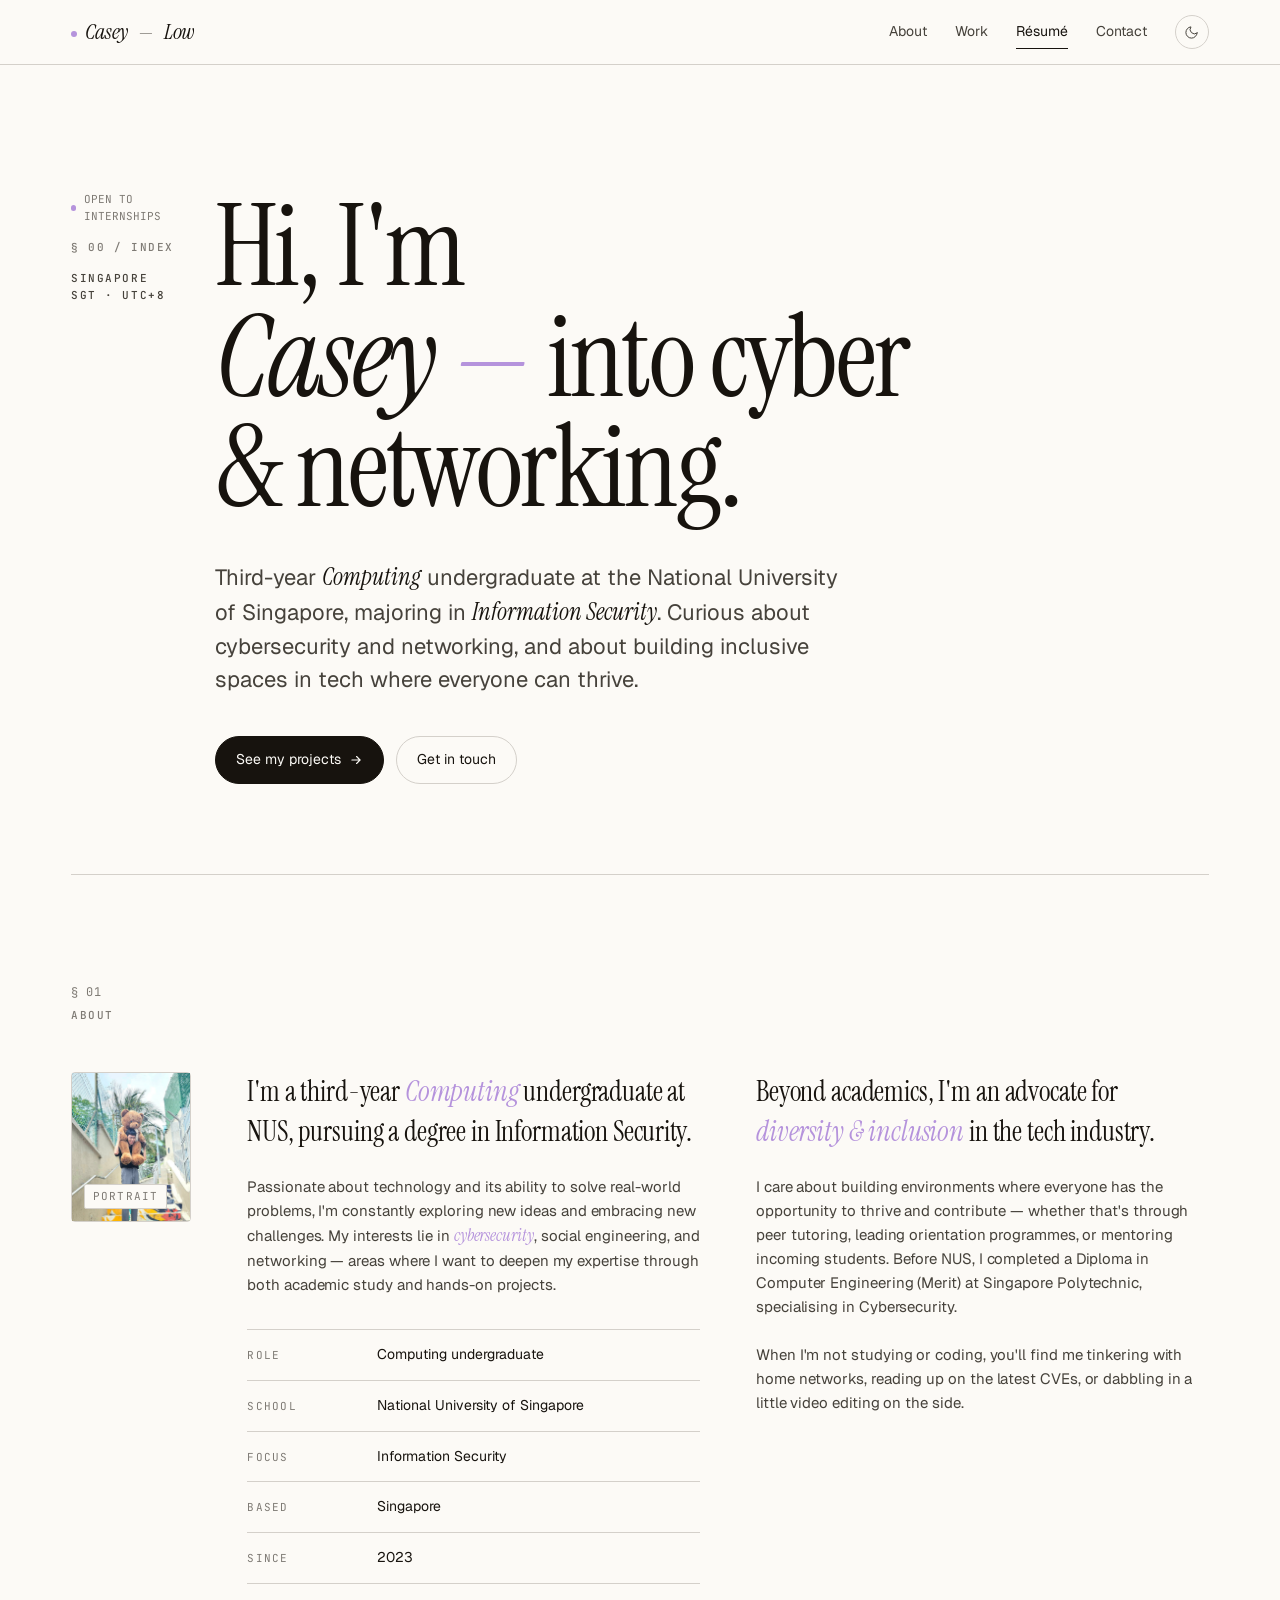
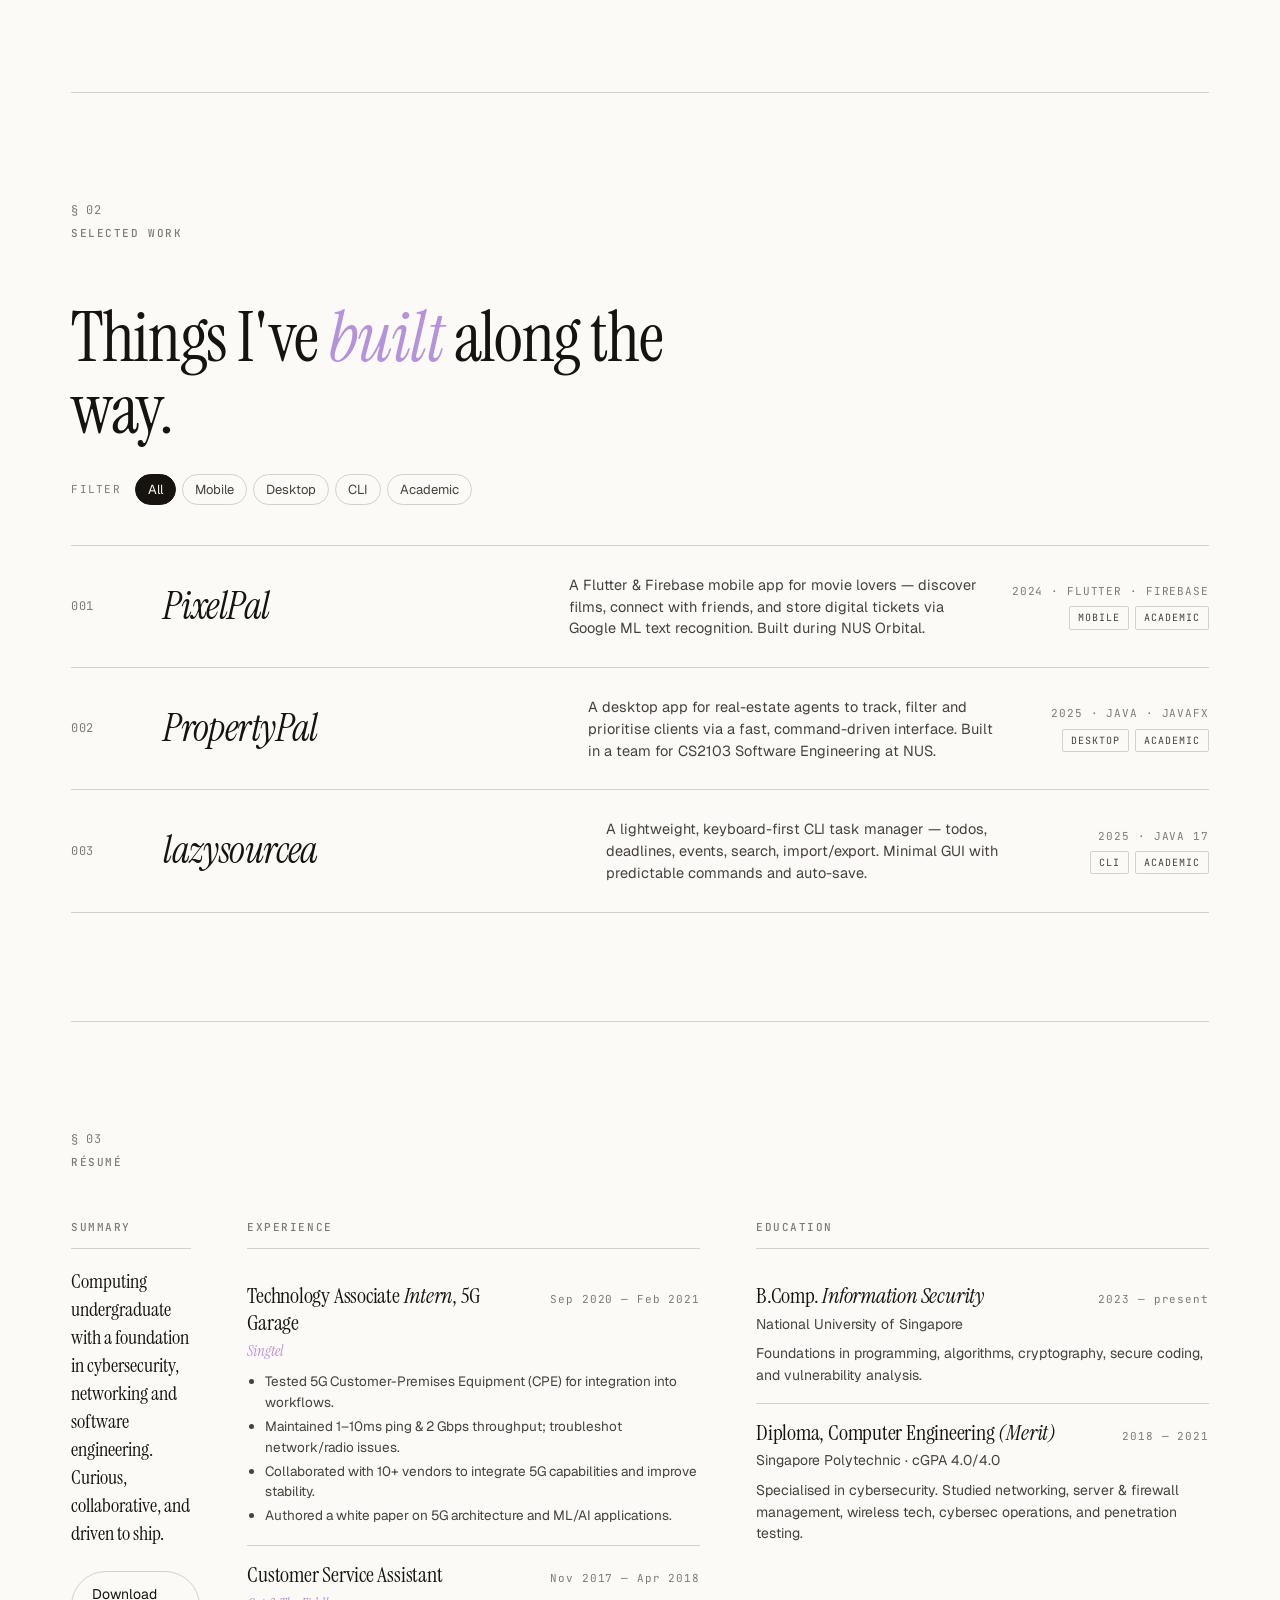
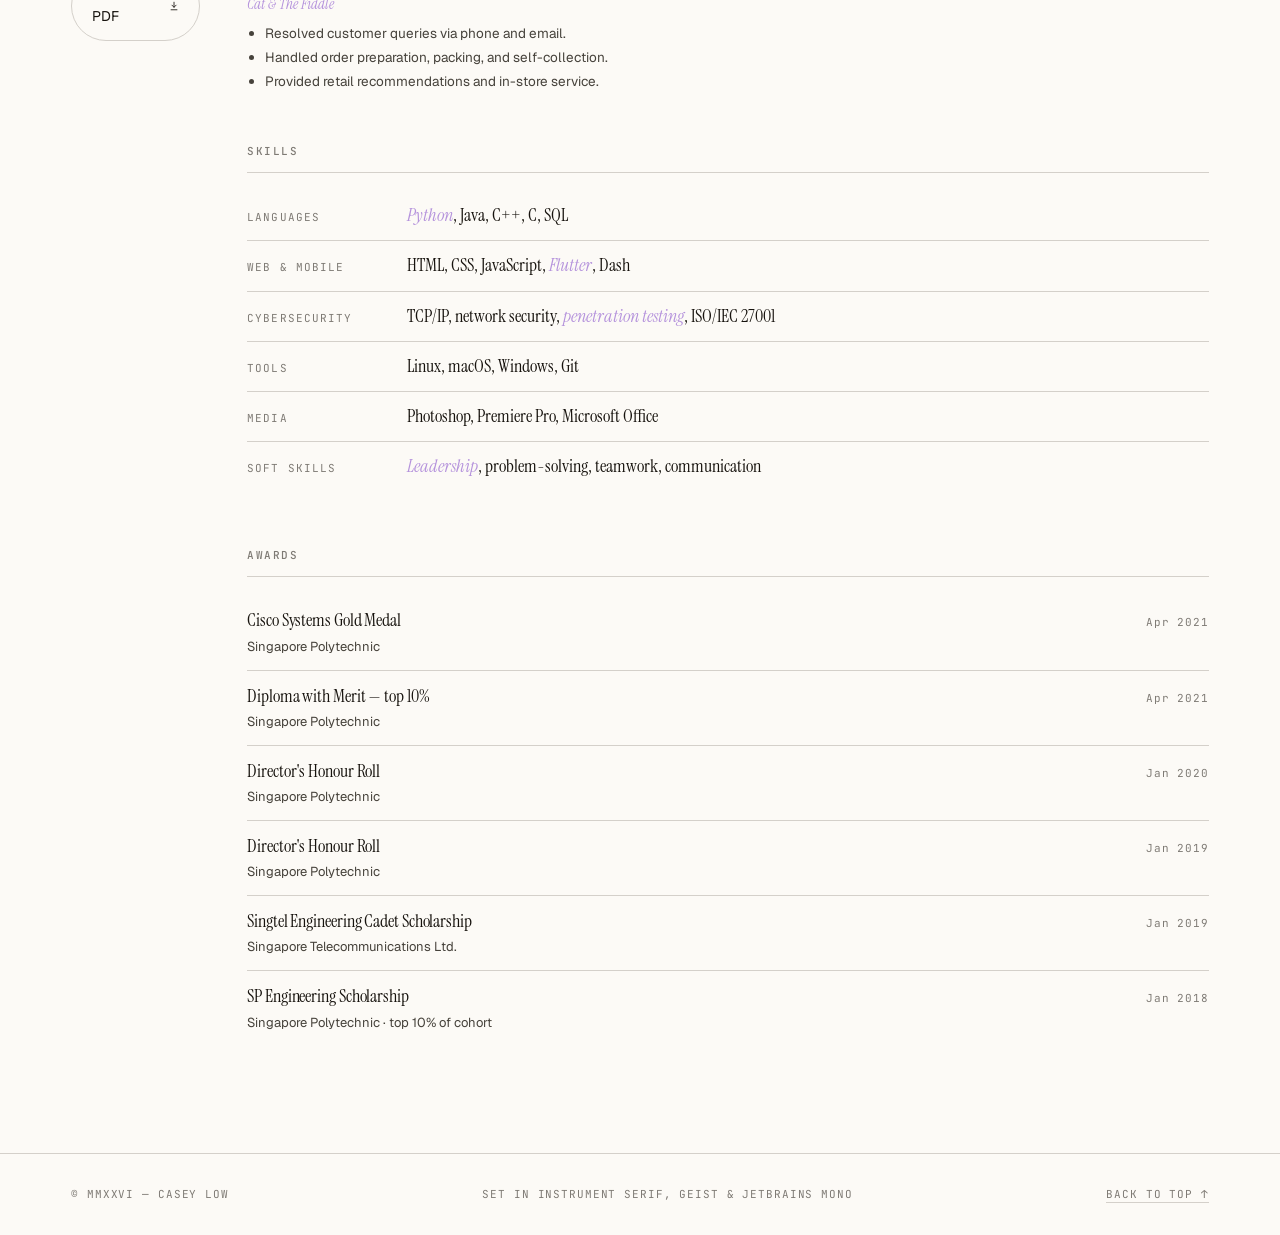
<file: index.html>
<!DOCTYPE html>
<html lang="en">
<head>
    <meta charset="utf-8" />
    <meta name="viewport" content="width=device-width, initial-scale=1" />
    <title>Casey Low — Personal</title>

    <link rel="preconnect" href="https://fonts.googleapis.com">
    <link rel="preconnect" href="https://fonts.gstatic.com" crossorigin>
    <link href="https://fonts.googleapis.com/css2?family=Instrument+Serif:ital@0;1&family=Geist:wght@300;400;500;600&family=JetBrains+Mono:wght@400;500&display=swap" rel="stylesheet">
    <link rel="stylesheet" href="assets/css/styles.css">
</head>
<body>

<nav class="nav">
    <div class="wrap nav-inner">
        <a href="#top" class="mark"><span class="dot"></span>Casey<span style="font-style:normal; color:var(--ink-3); padding:0 2px;">—</span><em style="font-style:italic">Low</em></a>
        <div class="nav-links">
            <a href="#about" data-nav="about">About</a>
            <a href="#work" data-nav="work">Work</a>
            <a href="#cv" data-nav="cv" class="hide-sm">Résumé</a>
            <a href="contact.html" data-nav="contact">Contact</a>
            <button class="theme-btn" id="theme" aria-label="Toggle theme"></button>
        </div>
    </div>
</nav>

<a id="top"></a>

<header class="hero">
    <div class="wrap">
        <div class="hero-grid">
            <div class="hero-meta">
                <div class="dotline"><span class="live-dot"></span>OPEN TO INTERNSHIPS</div>
                <div class="eyebrow">§ 00 / Index</div>
                <div class="eyebrow" style="color:var(--ink-2)">Singapore<br/>SGT · UTC+8</div>
            </div>
            <div>
                <h1 class="reveal">
                    Hi, I'm<br>
                    <span class="it">Casey</span> <span class="ampersand">—</span> into cyber<br>
                    &amp; networking.
                </h1>
                <p class="hero-lede reveal">
                    Third-year <em>Computing</em> undergraduate at the National University of Singapore,
                    majoring in <em>Information Security</em>. Curious about cybersecurity and
                    networking, and about building inclusive spaces in tech where everyone can thrive.
                </p>
                <div class="cta-row reveal">
                    <a href="#work" class="btn">
                        See my projects
                        <svg viewBox="0 0 24 24" fill="none" stroke="currentColor" stroke-width="2" stroke-linecap="round"><path d="M5 12h14M13 6l6 6-6 6"/></svg>
                    </a>
                    <a href="contact.html" class="btn ghost">Get in touch</a>
                </div>
            </div>
        </div>
    </div>
</header>

<div class="wrap"><div class="rule"></div></div>

<section class="section" id="about">
    <div class="wrap">
        <div class="section-head">
            <div>
                <div class="section-num">§ 01</div>
                <div class="eyebrow" style="margin-top:6px">About</div>
            </div>
            <div></div>
        </div>

        <div class="about-grid">
            <div class="about-portrait">
                <img src="images/me.png" alt="Casey Low" style="width:100%; height:100%; object-fit:cover;">
            </div>
            <div class="about-body">
                <p>
                    I'm a third-year <em>Computing</em> undergraduate at NUS, pursuing a degree in
                    Information Security.
                </p>
                <p class="small">
                    Passionate about technology and its ability to solve real-world problems, I'm constantly
                    exploring new ideas and embracing new challenges. My interests lie in <em>cybersecurity</em>,
                    social engineering, and networking — areas where I want to deepen my expertise through
                    both academic study and hands-on projects.
                </p>

                <div class="facts">
                    <dl><dt>Role</dt><dd>Computing undergraduate</dd></dl>
                    <dl><dt>School</dt><dd>National University of Singapore</dd></dl>
                    <dl><dt>Focus</dt><dd>Information Security</dd></dl>
                    <dl><dt>Based</dt><dd>Singapore</dd></dl>
                    <dl><dt>Since</dt><dd>2023</dd></dl>
                </div>
            </div>

            <div class="about-body">
                <p>
                    Beyond academics, I'm an advocate for <em>diversity &amp; inclusion</em> in the tech
                    industry.
                </p>
                <p class="small">
                    I care about building environments where everyone has the opportunity to thrive and
                    contribute — whether that's through peer tutoring, leading orientation programmes, or
                    mentoring incoming students. Before NUS, I completed a Diploma in Computer Engineering
                    (Merit) at Singapore Polytechnic, specialising in Cybersecurity.
                </p>
                <p class="small">
                    When I'm not studying or coding, you'll find me tinkering with home networks,
                    reading up on the latest CVEs, or dabbling in a little video editing on the side.
                </p>
            </div>
        </div>
    </div>
</section>

<div class="wrap"><div class="rule"></div></div>

<section class="section" id="work">
    <div class="wrap">
        <div class="section-head">
            <div>
                <div class="section-num">§ 02</div>
                <div class="eyebrow" style="margin-top:6px">Selected work</div>
            </div>
            <div></div>
        </div>

        <div class="projects-head">
            <h2>Things I've <em>built</em> along the way.</h2>
            <div class="filters" id="filters">
                <span class="filter-label">Filter</span>
                <button class="filter on" data-tag="all">All</button>
                <button class="filter" data-tag="mobile">Mobile</button>
                <button class="filter" data-tag="desktop">Desktop</button>
                <button class="filter" data-tag="cli">CLI</button>
                <button class="filter" data-tag="academic">Academic</button>
            </div>
        </div>

        <ul class="project-list" id="project-list"></ul>
    </div>
</section>

<div class="wrap"><div class="rule"></div></div>

<section class="section" id="cv">
    <div class="wrap">
        <div class="section-head">
            <div>
                <div class="section-num">§ 03</div>
                <div class="eyebrow" style="margin-top:6px">Résumé</div>
            </div>
            <div></div>
        </div>

        <div class="cv-grid">
            <div class="cv-col">
                <h3>Summary</h3>
                <p style="font-family:var(--serif); font-size:20px; line-height:1.4; color:var(--ink); margin:0;">
                    Computing undergraduate with a foundation in cybersecurity, networking and
                    software engineering. Curious, collaborative, and driven to ship.
                </p>
                <div style="margin-top:24px">
                    <a class="btn ghost" href="#" onclick="event.preventDefault()">
                        Download PDF
                        <svg viewBox="0 0 24 24" fill="none" stroke="currentColor" stroke-width="2" stroke-linecap="round"><path d="M12 3v12M7 10l5 5 5-5M5 21h14"/></svg>
                    </a>
                </div>
            </div>

            <div class="cv-col">
                <h3>Experience</h3>
                <div class="entry">
                    <div class="e-top"><div class="e-title">Technology Associate <em>Intern</em>, 5G Garage</div><div class="e-date">Sep 2020 — Feb 2021</div></div>
                    <div class="e-org"><em>Singtel</em></div>
                    <ul>
                        <li>Tested 5G Customer-Premises Equipment (CPE) for integration into workflows.</li>
                        <li>Maintained 1–10ms ping &amp; 2 Gbps throughput; troubleshot network/radio issues.</li>
                        <li>Collaborated with 10+ vendors to integrate 5G capabilities and improve stability.</li>
                        <li>Authored a white paper on 5G architecture and ML/AI applications.</li>
                    </ul>
                </div>
                <div class="entry" style="border-bottom:none">
                    <div class="e-top"><div class="e-title">Customer Service Assistant</div><div class="e-date">Nov 2017 — Apr 2018</div></div>
                    <div class="e-org"><em>Cat &amp; The Fiddle</em></div>
                    <ul>
                        <li>Resolved customer queries via phone and email.</li>
                        <li>Handled order preparation, packing, and self-collection.</li>
                        <li>Provided retail recommendations and in-store service.</li>
                    </ul>
                </div>
            </div>

            <div class="cv-col">
                <h3>Education</h3>
                <div class="entry">
                    <div class="e-top"><div class="e-title">B.Comp. <em>Information Security</em></div><div class="e-date">2023 — present</div></div>
                    <div class="e-org">National University of Singapore</div>
                    <div class="e-body">Foundations in programming, algorithms, cryptography, secure coding, and vulnerability analysis.</div>
                </div>
                <div class="entry" style="border-bottom:none">
                    <div class="e-top"><div class="e-title">Diploma, Computer Engineering <em>(Merit)</em></div><div class="e-date">2018 — 2021</div></div>
                    <div class="e-org">Singapore Polytechnic · cGPA 4.0/4.0</div>
                    <div class="e-body">Specialised in cybersecurity. Studied networking, server &amp; firewall management, wireless tech, cybersec operations, and penetration testing.</div>
                </div>
            </div>

            <div class="cv-col" style="grid-column: 2 / -1;">
                <h3 style="margin-top:8px">Skills</h3>
                <div class="skills-grid">
                    <div class="skill-row"><div class="k">Languages</div><div class="v"><em>Python</em>, Java, C++, C, SQL</div></div>
                    <div class="skill-row"><div class="k">Web &amp; mobile</div><div class="v">HTML, CSS, JavaScript, <em>Flutter</em>, Dash</div></div>
                    <div class="skill-row"><div class="k">Cybersecurity</div><div class="v">TCP/IP, network security, <em>penetration testing</em>, ISO/IEC 27001</div></div>
                    <div class="skill-row"><div class="k">Tools</div><div class="v">Linux, macOS, Windows, Git</div></div>
                    <div class="skill-row"><div class="k">Media</div><div class="v">Photoshop, Premiere Pro, Microsoft Office</div></div>
                    <div class="skill-row" style="border-bottom:none"><div class="k">Soft skills</div><div class="v"><em>Leadership</em>, problem-solving, teamwork, communication</div></div>
                </div>
            </div>

            <div class="cv-col" style="grid-column: 2 / -1;">
                <h3 style="margin-top:32px">Awards</h3>
                <ul class="award-list">
                    <li><div><span class="a-title">Cisco Systems Gold Medal</span><span class="a-org">Singapore Polytechnic</span></div><div class="a-date">Apr 2021</div></li>
                    <li><div><span class="a-title">Diploma with Merit — top 10%</span><span class="a-org">Singapore Polytechnic</span></div><div class="a-date">Apr 2021</div></li>
                    <li><div><span class="a-title">Director's Honour Roll</span><span class="a-org">Singapore Polytechnic</span></div><div class="a-date">Jan 2020</div></li>
                    <li><div><span class="a-title">Director's Honour Roll</span><span class="a-org">Singapore Polytechnic</span></div><div class="a-date">Jan 2019</div></li>
                    <li><div><span class="a-title">Singtel Engineering Cadet Scholarship</span><span class="a-org">Singapore Telecommunications Ltd.</span></div><div class="a-date">Jan 2019</div></li>
                    <li style="border-bottom:none"><div><span class="a-title">SP Engineering Scholarship</span><span class="a-org">Singapore Polytechnic · top 10% of cohort</span></div><div class="a-date">Jan 2018</div></li>
                </ul>
            </div>
        </div>
    </div>
</section>

<footer>
    <div class="wrap foot-inner">
        <div>© MMXXVI — Casey Low</div>
        <div>Set in Instrument Serif, Geist &amp; JetBrains Mono</div>
        <div><a href="#top" style="text-decoration:none; color:inherit; border-bottom:1px solid var(--rule); padding-bottom:1px;">Back to top ↑</a></div>
    </div>
</footer>

<script>
    const themeBtn = document.getElementById('theme');
    const root = document.documentElement;
    const moon = '<svg viewBox="0 0 24 24" fill="none" stroke="currentColor" stroke-width="1.6" stroke-linecap="round" stroke-linejoin="round"><path d="M21 12.8A9 9 0 1 1 11.2 3a7 7 0 0 0 9.8 9.8z"/></svg>';
    const sun  = '<svg viewBox="0 0 24 24" fill="none" stroke="currentColor" stroke-width="1.6" stroke-linecap="round" stroke-linejoin="round"><circle cx="12" cy="12" r="4"/><path d="M12 2v2M12 20v2M4.93 4.93l1.41 1.41M17.66 17.66l1.41 1.41M2 12h2M20 12h2M4.93 19.07l1.41-1.41M17.66 6.34l1.41-1.41"/></svg>';

    function applyTheme(t) {
        if (t === 'dark') root.classList.add('dark'); else root.classList.remove('dark');
        themeBtn.innerHTML = t === 'dark' ? sun : moon;
    }
    const saved = localStorage.getItem('theme');
    const prefersDark = window.matchMedia('(prefers-color-scheme: dark)').matches;
    applyTheme(saved || (prefersDark ? 'dark' : 'light'));

    themeBtn.addEventListener('click', () => {
        const next = root.classList.contains('dark') ? 'light' : 'dark';
        localStorage.setItem('theme', next);
        applyTheme(next);
    });

    const PROJECTS = [
        {
            num: '001',
            title: '<em>PixelPal</em>',
            desc: 'A Flutter &amp; Firebase mobile app for movie lovers — discover films, connect with friends, and store digital tickets via Google ML text recognition. Built during NUS Orbital.',
            tags: ['mobile', 'academic'],
            year: '2024',
            role: 'Flutter · Firebase',
            href: 'pixelpal.html'
        },
        {
            num: '002',
            title: '<em>PropertyPal</em>',
            desc: 'A desktop app for real-estate agents to track, filter and prioritise clients via a fast, command-driven interface. Built in a team for CS2103 Software Engineering at NUS.',
            tags: ['desktop', 'academic'],
            year: '2025',
            role: 'Java · JavaFX',
            href: 'propertypal.html'
        },
        {
            num: '003',
            title: '<em>lazysourcea</em>',
            desc: 'A lightweight, keyboard-first CLI task manager — todos, deadlines, events, search, import/export. Minimal GUI with predictable commands and auto-save.',
            tags: ['cli', 'academic'],
            year: '2025',
            role: 'Java 17',
            href: 'lazysourcea.html'
        }
    ];

    const list = document.getElementById('project-list');
    function renderProjects(tag) {
        list.innerHTML = '';
        PROJECTS.forEach(p => {
            const visible = tag === 'all' || p.tags.includes(tag);
            const li = document.createElement('li');
            li.className = 'project' + (visible ? '' : ' hidden');
            li.setAttribute('data-tags', p.tags.join(','));
            li.innerHTML = `
      <a href="${p.href}" style="display:contents;">
        <span class="pnum">${p.num}</span>
        <span class="ptitle">${p.title}</span>
        <span class="pdesc">${p.desc}</span>
        <span class="pmeta">
          <span>${p.year} · ${p.role}</span>
          <span class="ptags">${p.tags.map(t => `<span class="ptag">${t}</span>`).join('')}</span>
        </span>
        <span class="arrow">→</span>
      </a>
    `;
            list.appendChild(li);
        });
    }
    renderProjects('all');

    document.getElementById('filters').addEventListener('click', (e) => {
        const btn = e.target.closest('.filter');
        if (!btn) return;
        document.querySelectorAll('.filter').forEach(b => b.classList.remove('on'));
        btn.classList.add('on');
        renderProjects(btn.dataset.tag);
    });

    requestAnimationFrame(() => {
        document.querySelectorAll('.reveal').forEach((el, i) => {
            setTimeout(() => el.classList.add('in'), i * 120);
        });
    });

    const sections = ['about','work','cv'];
    const navLinks = Object.fromEntries(
        [...document.querySelectorAll('[data-nav]')].map(a => [a.dataset.nav, a])
    );
    const io = new IntersectionObserver((entries) => {
        entries.forEach(e => {
            if (e.isIntersecting) {
                sections.forEach(s => navLinks[s]?.classList.remove('active'));
                navLinks[e.target.id]?.classList.add('active');
            }
        });
    }, { rootMargin: '-40% 0px -50% 0px' });
    sections.forEach(id => { const el = document.getElementById(id); if (el) io.observe(el); });
</script>

</body>
</html>
</file>
<file: assets/css/styles.css>
/* ========================================================
   Casey Low — shared editorial style system
   ======================================================== */

:root {
    --paper:   oklch(0.985 0.006 85);
    --paper-2: oklch(0.965 0.008 85);
    --ink:     oklch(0.19 0.012 75);
    --ink-2:   oklch(0.38 0.012 75);
    --ink-3:   oklch(0.58 0.010 75);
    --rule:    oklch(0.86 0.010 80);
    --accent:  oklch(0.72 0.11 305);
    --accent-soft: oklch(0.72 0.11 305 / 0.14);

    --serif: "Instrument Serif", "Times New Roman", serif;
    --sans:  "Geist", ui-sans-serif, system-ui, -apple-system, sans-serif;
    --mono:  "JetBrains Mono", ui-monospace, monospace;

    --max: 1240px;
    --gutter: clamp(20px, 4vw, 56px);
}

html.dark {
    --paper:   oklch(0.16 0.010 80);
    --paper-2: oklch(0.20 0.010 80);
    --ink:     oklch(0.96 0.008 85);
    --ink-2:   oklch(0.78 0.010 85);
    --ink-3:   oklch(0.58 0.012 85);
    --rule:    oklch(0.30 0.012 80);
    --accent:  oklch(0.80 0.10 305);
    --accent-soft: oklch(0.80 0.10 305 / 0.18);
}

* { box-sizing: border-box; }
html { scroll-behavior: smooth; }
body {
    margin: 0;
    background: var(--paper);
    color: var(--ink);
    font-family: var(--sans);
    font-weight: 400;
    font-size: 16px;
    line-height: 1.55;
    -webkit-font-smoothing: antialiased;
    text-rendering: optimizeLegibility;
    transition: background-color 0.4s ease, color 0.4s ease;
}

::selection { background: var(--accent-soft); color: var(--ink); }

.wrap { max-width: var(--max); margin: 0 auto; padding: 0 var(--gutter); }
.rule { height: 1px; background: var(--rule); width: 100%; }

.eyebrow {
    font-family: var(--mono); font-size: 11px;
    letter-spacing: 0.14em; text-transform: uppercase;
    color: var(--ink-3); font-weight: 500;
}
.section-num {
    font-family: var(--mono); font-size: 12px;
    color: var(--ink-3); letter-spacing: 0.05em;
}

a { color: inherit; }

/* ---------- Nav ---------- */
.nav {
    position: sticky; top: 0; z-index: 50;
    background: color-mix(in oklab, var(--paper) 88%, transparent);
    backdrop-filter: saturate(1.2) blur(12px);
    -webkit-backdrop-filter: saturate(1.2) blur(12px);
    border-bottom: 1px solid var(--rule);
}
.nav-inner { display: flex; align-items: center; justify-content: space-between; height: 64px; }
.mark {
    font-family: var(--serif); font-size: 22px; font-style: italic;
    letter-spacing: -0.01em; text-decoration: none; color: var(--ink);
    display: inline-flex; align-items: baseline; gap: 8px;
}
.mark .dot { width: 6px; height: 6px; border-radius: 999px; background: var(--accent); display: inline-block; transform: translateY(-2px); }
.nav-links { display: flex; align-items: center; gap: 28px; }
.nav-links a {
    text-decoration: none; color: var(--ink-2); font-size: 14px;
    position: relative; padding: 4px 0; transition: color 0.2s ease;
}
.nav-links a:hover { color: var(--ink); }
.nav-links a::after {
    content: ""; position: absolute; left: 0; right: 0; bottom: -2px; height: 1px;
    background: var(--ink); transform: scaleX(0); transform-origin: left;
    transition: transform 0.3s ease;
}
.nav-links a:hover::after, .nav-links a.active::after { transform: scaleX(1); }
.nav-links a.active { color: var(--ink); }

.theme-btn {
    background: none; border: 1px solid var(--rule);
    width: 34px; height: 34px; border-radius: 999px; cursor: pointer;
    color: var(--ink-2); display: inline-flex; align-items: center; justify-content: center;
    transition: background 0.2s ease, color 0.2s ease, border-color 0.2s ease;
}
.theme-btn:hover { color: var(--ink); border-color: var(--ink-3); }
.theme-btn svg { width: 15px; height: 15px; }

@media (max-width: 680px) {
    .nav-links { gap: 18px; }
    .nav-links a.hide-sm { display: none; }
}

/* ---------- Sections ---------- */
.section { padding: clamp(80px, 12vh, 140px) 0; position: relative; }
.section-head {
    display: grid; grid-template-columns: 120px 1fr;
    gap: 24px; align-items: baseline; margin-bottom: 48px;
}
@media (max-width: 680px) { .section-head { grid-template-columns: 1fr; gap: 8px; } }

/* ---------- Buttons ---------- */
.btn {
    display: inline-flex; align-items: center; gap: 8px;
    padding: 12px 20px; border-radius: 999px;
    border: 1px solid var(--ink); background: var(--ink); color: var(--paper);
    text-decoration: none; font-size: 14px;
    transition: transform 0.2s ease, background 0.2s ease, color 0.2s ease;
}
.btn:hover { transform: translateY(-1px); }
.btn.ghost { background: transparent; color: var(--ink); border-color: var(--rule); }
.btn.ghost:hover { border-color: var(--ink); }
.btn svg { width: 14px; height: 14px; }

/* ---------- Footer ---------- */
footer {
    border-top: 1px solid var(--rule);
    padding: 32px 0; font-family: var(--mono);
    font-size: 11px; letter-spacing: 0.08em;
    color: var(--ink-3); text-transform: uppercase;
}
.foot-inner { display: flex; justify-content: space-between; gap: 20px; flex-wrap: wrap; }

/* ---------- Reveal ---------- */
.reveal {
    opacity: 0; transform: translateY(14px);
    transition: opacity 0.9s cubic-bezier(0.2, 0.6, 0.2, 1), transform 0.9s cubic-bezier(0.2, 0.6, 0.2, 1);
}
.reveal.in { opacity: 1; transform: none; }

/* ========================================================
   Home page
   ======================================================== */

.hero { padding: clamp(80px, 14vh, 160px) 0 clamp(60px, 10vh, 120px); }
.hero-grid { display: grid; grid-template-columns: 120px 1fr; gap: 24px; }
.hero-meta { display: flex; flex-direction: column; gap: 14px; }
.hero-meta .dotline { display: flex; align-items: center; gap: 8px; font-family: var(--mono); font-size: 11px; color: var(--ink-3); }
.hero-meta .live-dot {
    width: 6px; height: 6px; border-radius: 999px; background: var(--accent);
    box-shadow: 0 0 0 0 var(--accent); animation: pulse 2.4s ease-out infinite;
}
@keyframes pulse {
    0% { box-shadow: 0 0 0 0 color-mix(in oklab, var(--accent) 60%, transparent); }
    70% { box-shadow: 0 0 0 8px transparent; }
    100% { box-shadow: 0 0 0 0 transparent; }
}

.hero h1 {
    font-family: var(--serif); font-weight: 400;
    font-size: clamp(54px, 9vw, 132px); line-height: 0.96;
    letter-spacing: -0.025em; margin: 0 0 36px; color: var(--ink);
}
.hero h1 .it { font-style: italic; color: var(--ink); }
.hero h1 .ampersand { font-style: italic; color: var(--accent); }

.hero-lede {
    max-width: 640px; font-size: clamp(18px, 2vw, 22px);
    line-height: 1.5; color: var(--ink-2); margin: 0 0 40px;
}
.hero-lede em { font-family: var(--serif); font-style: italic; font-size: 1.08em; color: var(--ink); }

.cta-row { display: flex; flex-wrap: wrap; gap: 12px; align-items: center; }

@media (max-width: 680px) {
    .hero-grid { grid-template-columns: 1fr; gap: 12px; }
    .hero-meta { flex-direction: row; flex-wrap: wrap; gap: 16px 24px; }
}

/* ---------- About ---------- */
.about-grid {
    display: grid; grid-template-columns: 120px 1fr 1fr;
    gap: 24px 56px; align-items: start;
}
@media (max-width: 900px) { .about-grid { grid-template-columns: 120px 1fr; } }
@media (max-width: 680px) { .about-grid { grid-template-columns: 1fr; } }

.about-portrait {
    aspect-ratio: 4/5;
    background:
            repeating-linear-gradient(135deg,
            color-mix(in oklab, var(--ink) 6%, transparent) 0 1px,
            transparent 1px 9px), var(--paper-2);
    border: 1px solid var(--rule); border-radius: 4px;
    display: flex; align-items: center; justify-content: center;
    color: var(--ink-3); font-family: var(--mono); font-size: 11px;
    letter-spacing: 0.1em; text-transform: uppercase; position: relative;
}
.about-portrait::after {
    content: "portrait"; position: absolute; bottom: 12px; left: 12px;
    background: var(--paper); padding: 3px 8px; border: 1px solid var(--rule); border-radius: 2px;
}

.about-body p {
    font-family: var(--serif); font-size: clamp(22px, 2.2vw, 28px);
    line-height: 1.4; margin: 0 0 24px; color: var(--ink);
    letter-spacing: -0.005em;
}
.about-body p em { font-style: italic; color: var(--accent); }
.about-body .small {
    font-family: var(--sans); font-size: 15px; line-height: 1.6;
    color: var(--ink-2); max-width: 52ch;
}
.about-body .small em { font-family: var(--serif); font-size: 1.1em; }

.facts { margin-top: 32px; border-top: 1px solid var(--rule); }
.facts dl {
    display: grid; grid-template-columns: 130px 1fr;
    margin: 0; border-bottom: 1px solid var(--rule);
}
.facts dt, .facts dd { padding: 14px 0; margin: 0; font-size: 14px; }
.facts dt {
    font-family: var(--mono); font-size: 11px;
    letter-spacing: 0.12em; text-transform: uppercase;
    color: var(--ink-3); padding-top: 17px;
}
.facts dd { color: var(--ink); }
.facts dd a { text-decoration: none; border-bottom: 1px solid var(--rule); padding-bottom: 1px; transition: border-color 0.2s ease; }
.facts dd a:hover { border-color: var(--ink); }

/* ---------- Projects list ---------- */
.projects-head {
    display: grid; grid-template-columns: 1fr;
    gap: 28px; margin-bottom: 40px;
}
.projects-head h2 {
    font-family: var(--serif); font-weight: 400;
    font-size: clamp(40px, 5.5vw, 72px); letter-spacing: -0.02em;
    line-height: 1.02; margin: 12px 0 0; max-width: 20ch;
}
.projects-head h2 em { font-style: italic; color: var(--accent); }

.filters { display: flex; gap: 6px; flex-wrap: wrap; align-items: center; }
.filter-label {
    font-family: var(--mono); font-size: 11px;
    text-transform: uppercase; letter-spacing: 0.12em;
    color: var(--ink-3); margin-right: 8px;
}
.filter {
    background: transparent; border: 1px solid var(--rule);
    color: var(--ink-2); padding: 6px 12px; border-radius: 999px;
    font-family: var(--sans); font-size: 13px; cursor: pointer;
    transition: border-color 0.2s ease, background 0.2s ease, color 0.2s ease;
}
.filter:hover { color: var(--ink); border-color: var(--ink-3); }
.filter.on { background: var(--ink); color: var(--paper); border-color: var(--ink); }

.project-list { list-style: none; padding: 0; margin: 0; border-top: 1px solid var(--rule); }

.project {
    display: grid; grid-template-columns: 60px 1fr 1.1fr auto;
    gap: 32px; align-items: center;
    padding: 28px 0; border-bottom: 1px solid var(--rule);
    text-decoration: none; color: var(--ink);
    position: relative; transition: padding 0.3s ease; cursor: pointer;
}
.project .pnum { font-family: var(--mono); font-size: 12px; color: var(--ink-3); letter-spacing: 0.05em; }
.project .ptitle {
    font-family: var(--serif); font-size: clamp(26px, 3vw, 38px);
    line-height: 1.05; letter-spacing: -0.015em;
    transition: color 0.2s ease, transform 0.3s ease;
}
.project .ptitle em { font-style: italic; }
.project .pdesc {
    font-size: 14.5px; line-height: 1.5; color: var(--ink-2); max-width: 42ch;
}
.project .pmeta {
    display: flex; flex-direction: column; align-items: flex-end; gap: 6px;
    font-family: var(--mono); font-size: 11px; letter-spacing: 0.08em;
    text-transform: uppercase; color: var(--ink-3); white-space: nowrap;
}
.project .ptags { display: flex; gap: 6px; flex-wrap: wrap; justify-content: flex-end; }
.project .ptag {
    padding: 3px 8px; border: 1px solid var(--rule); border-radius: 2px;
    font-size: 10px; letter-spacing: 0.1em; color: var(--ink-2);
}
.project .arrow {
    position: absolute; right: 0; top: 50%;
    transform: translateY(-50%) translateX(8px); opacity: 0;
    transition: opacity 0.3s ease, transform 0.3s ease;
    font-family: var(--serif); font-size: 28px; color: var(--accent); pointer-events: none;
}
.project:hover { padding-left: 12px; }
.project:hover .ptitle { color: var(--accent); }
.project:hover .arrow { opacity: 1; transform: translateY(-50%) translateX(0); }
.project.hidden { display: none; }

@media (max-width: 900px) {
    .project { grid-template-columns: 40px 1fr auto; gap: 20px; }
    .project .pdesc { display: none; }
}
@media (max-width: 680px) {
    .project { grid-template-columns: 1fr; gap: 10px; padding: 24px 0; }
    .project .pnum { font-size: 11px; }
    .project .pmeta { align-items: flex-start; }
    .project .ptags { justify-content: flex-start; }
}

/* ---------- CV ---------- */
.cv-grid { display: grid; grid-template-columns: 120px 1fr 1fr; gap: 24px 56px; }
@media (max-width: 900px) { .cv-grid { grid-template-columns: 120px 1fr; } }
@media (max-width: 680px) { .cv-grid { grid-template-columns: 1fr; } }

.cv-col h3 {
    font-family: var(--mono); font-size: 11px;
    letter-spacing: 0.14em; text-transform: uppercase;
    color: var(--ink-3); margin: 0 0 18px;
    padding-bottom: 12px; border-bottom: 1px solid var(--rule); font-weight: 500;
}
.entry { padding: 16px 0; border-bottom: 1px solid var(--rule); }
.entry .e-top {
    display: flex; justify-content: space-between;
    gap: 16px; align-items: baseline; margin-bottom: 4px;
}
.entry .e-title {
    font-family: var(--serif); font-size: 22px; line-height: 1.2;
    letter-spacing: -0.01em; color: var(--ink);
}
.entry .e-title em { font-style: italic; }
.entry .e-date { font-family: var(--mono); font-size: 11px; color: var(--ink-3); letter-spacing: 0.08em; white-space: nowrap; }
.entry .e-org { font-size: 14px; color: var(--ink-2); margin-bottom: 8px; }
.entry .e-org em { font-family: var(--serif); font-style: italic; font-size: 1.05em; color: var(--accent); }
.entry .e-body { font-size: 14px; color: var(--ink-2); line-height: 1.55; max-width: 52ch; }
.entry ul { margin: 6px 0 0; padding-left: 18px; font-size: 13.5px; color: var(--ink-2); line-height: 1.55; }
.entry ul li { margin-bottom: 3px; }

.skills-grid { display: grid; grid-template-columns: 1fr; gap: 0; }
.skill-row {
    display: grid; grid-template-columns: 140px 1fr; gap: 20px;
    padding: 12px 0; border-bottom: 1px solid var(--rule); align-items: baseline;
}
.skill-row .k {
    font-family: var(--mono); font-size: 11px;
    letter-spacing: 0.1em; text-transform: uppercase; color: var(--ink-3);
}
.skill-row .v { font-family: var(--serif); font-size: 18px; line-height: 1.4; color: var(--ink); }
.skill-row .v em { font-style: italic; color: var(--accent); }

.award-list { list-style: none; margin: 0; padding: 0; }
.award-list li {
    padding: 12px 0; border-bottom: 1px solid var(--rule);
    display: grid; grid-template-columns: 1fr auto; gap: 16px; align-items: baseline;
}
.award-list .a-title { font-family: var(--serif); font-size: 18px; letter-spacing: -0.005em; color: var(--ink); }
.award-list .a-org { display: block; font-family: var(--sans); font-size: 13px; color: var(--ink-2); margin-top: 2px; }
.award-list .a-date { font-family: var(--mono); font-size: 11px; color: var(--ink-3); letter-spacing: 0.08em; white-space: nowrap; }

/* ---------- Contact ---------- */
.contact { padding: clamp(80px, 14vh, 160px) 0 clamp(60px, 10vh, 120px); }
.contact-grid { display: grid; grid-template-columns: 120px 1fr; gap: 24px; }
.contact h2 {
    font-family: var(--serif); font-weight: 400;
    font-size: clamp(56px, 10vw, 150px); line-height: 0.96;
    letter-spacing: -0.025em; margin: 0 0 36px; color: var(--ink);
}
.contact h2 em { font-style: italic; color: var(--accent); }
.contact .lede {
    font-family: var(--serif); font-size: clamp(22px, 2.2vw, 28px);
    line-height: 1.4; color: var(--ink-2); max-width: 42ch; margin: 0 0 48px;
}

.contact-links {
    display: grid; grid-template-columns: 1fr 1fr;
    gap: 0; border-top: 1px solid var(--rule);
}
@media (max-width: 680px) { .contact-links { grid-template-columns: 1fr; } }
.contact-link {
    display: flex; align-items: baseline; justify-content: space-between;
    padding: 22px 0; border-bottom: 1px solid var(--rule);
    text-decoration: none; color: var(--ink); gap: 16px;
    transition: padding 0.3s ease, color 0.2s ease;
}
.contact-link:nth-child(odd) { padding-right: 28px; }
.contact-link:nth-child(even) { padding-left: 28px; border-left: 1px solid var(--rule); }
@media (max-width: 680px) {
    .contact-link:nth-child(odd) { padding-right: 0; }
    .contact-link:nth-child(even) { padding-left: 0; border-left: none; }
}
.contact-link .cl-label { font-family: var(--mono); font-size: 11px; letter-spacing: 0.12em; text-transform: uppercase; color: var(--ink-3); }
.contact-link .cl-value { font-family: var(--serif); font-size: clamp(20px, 2vw, 26px); letter-spacing: -0.01em; position: relative; }
.contact-link .cl-value::after { content: "↗"; display: inline-block; margin-left: 8px; color: var(--ink-3); transition: transform 0.3s ease, color 0.2s ease; }
.contact-link:hover .cl-value { color: var(--accent); }
.contact-link:hover .cl-value::after { transform: translate(3px, -3px); color: var(--accent); }

/* ========================================================
   Project detail pages
   ======================================================== */

.p-back {
    display: inline-flex; align-items: center; gap: 8px;
    font-family: var(--mono); font-size: 11px;
    text-transform: uppercase; letter-spacing: 0.12em;
    color: var(--ink-3); text-decoration: none;
    padding: 14px 0; transition: color 0.2s ease;
}
.p-back:hover { color: var(--ink); }
.p-back .ar { transition: transform 0.25s ease; }
.p-back:hover .ar { transform: translateX(-3px); }

.p-hero {
    padding: clamp(40px, 6vh, 72px) 0 clamp(48px, 8vh, 96px);
    border-bottom: 1px solid var(--rule);
}
.p-hero-grid {
    display: grid; grid-template-columns: 120px 1fr;
    gap: 24px; align-items: start;
}
@media (max-width: 680px) { .p-hero-grid { grid-template-columns: 1fr; gap: 12px; } }

.p-meta { display: flex; flex-direction: column; gap: 10px; }
.p-num {
    font-family: var(--mono); font-size: 12px;
    color: var(--ink-3); letter-spacing: 0.05em;
}

.p-title {
    font-family: var(--serif); font-weight: 400;
    font-size: clamp(56px, 9vw, 120px);
    line-height: 0.96; letter-spacing: -0.025em;
    margin: 0 0 20px; color: var(--ink);
}
.p-title em { font-style: italic; color: var(--accent); }

.p-lede {
    font-family: var(--serif); font-style: italic;
    font-size: clamp(20px, 2.2vw, 28px); line-height: 1.4;
    color: var(--ink-2); max-width: 46ch; margin: 0 0 32px;
}

.p-keys {
    display: grid; grid-template-columns: repeat(auto-fit, minmax(160px, 1fr));
    gap: 0; border-top: 1px solid var(--rule);
    margin-bottom: 32px;
}
.p-key {
    padding: 14px 0; border-bottom: 1px solid var(--rule);
    display: flex; flex-direction: column; gap: 4px;
}
.p-key + .p-key { border-left: 1px solid var(--rule); padding-left: 20px; }
@media (max-width: 680px) {
    .p-key + .p-key { border-left: none; padding-left: 0; }
}
.p-key .k {
    font-family: var(--mono); font-size: 10px;
    letter-spacing: 0.12em; text-transform: uppercase; color: var(--ink-3);
}
.p-key .v { font-family: var(--serif); font-size: 20px; color: var(--ink); letter-spacing: -0.005em; }

.p-link-row { display: flex; flex-wrap: wrap; gap: 10px; }

/* --- Body --- */
.p-body {
    padding: clamp(56px, 10vh, 120px) 0 clamp(56px, 8vh, 96px);
}
.p-body-grid {
    display: grid; grid-template-columns: 120px 1fr;
    gap: 24px;
}
@media (max-width: 680px) { .p-body-grid { grid-template-columns: 1fr; gap: 12px; } }

.p-chapter { margin-bottom: 56px; }
.p-chapter:last-child { margin-bottom: 0; }
.p-chapter-label {
    font-family: var(--mono); font-size: 11px;
    letter-spacing: 0.14em; text-transform: uppercase;
    color: var(--ink-3); margin: 0 0 18px;
    padding-bottom: 12px; border-bottom: 1px solid var(--rule); font-weight: 500;
}

.p-prose p {
    font-family: var(--serif); font-size: clamp(20px, 1.9vw, 24px);
    line-height: 1.5; margin: 0 0 20px; color: var(--ink);
    letter-spacing: -0.005em; max-width: 58ch;
}
.p-prose p em { font-style: italic; color: var(--accent); }

.p-list-grid {
    display: grid; grid-template-columns: 1fr 1fr; gap: 40px;
}
@media (max-width: 680px) { .p-list-grid { grid-template-columns: 1fr; gap: 24px; } }

.p-list-grid h4 {
    font-family: var(--mono); font-size: 11px;
    letter-spacing: 0.14em; text-transform: uppercase;
    color: var(--ink-3); margin: 0 0 14px; font-weight: 500;
}
.p-list {
    list-style: none; margin: 0; padding: 0;
    border-top: 1px solid var(--rule);
}
.p-list li {
    padding: 12px 0; border-bottom: 1px solid var(--rule);
    font-family: var(--serif); font-size: 18px;
    line-height: 1.4; color: var(--ink); letter-spacing: -0.005em;
    display: flex; gap: 12px; align-items: baseline;
}
.p-list li::before {
    content: counter(litem, decimal-leading-zero);
    counter-increment: litem;
    font-family: var(--mono); font-size: 10px;
    letter-spacing: 0.08em; color: var(--ink-3);
    min-width: 24px; padding-top: 4px;
}
.p-list { counter-reset: litem; }

.p-code {
    background: var(--paper-2); border: 1px solid var(--rule);
    border-radius: 4px; padding: 16px 20px;
    font-family: var(--mono); font-size: 13px;
    color: var(--ink); overflow-x: auto;
    margin: 12px 0;
}
.p-code-label {
    font-family: var(--mono); font-size: 10px;
    letter-spacing: 0.12em; text-transform: uppercase;
    color: var(--ink-3); margin-bottom: 6px;
}

/* --- Screenshots --- */
.p-shots {
    display: grid; grid-template-columns: repeat(auto-fit, minmax(240px, 1fr));
    gap: 16px;
}
.p-shot {
    aspect-ratio: 4/5;
    background:
            repeating-linear-gradient(135deg,
            color-mix(in oklab, var(--ink) 6%, transparent) 0 1px,
            transparent 1px 9px), var(--paper-2);
    border: 1px solid var(--rule); border-radius: 4px;
    position: relative; overflow: hidden;
    display: flex; align-items: flex-end;
    padding: 14px; cursor: pointer;
    transition: transform 0.4s ease, border-color 0.2s ease;
}
.p-shot:hover { transform: translateY(-2px); border-color: var(--ink-3); }
.p-shot .caption {
    background: var(--paper);
    padding: 4px 10px;
    border: 1px solid var(--rule);
    border-radius: 2px;
    font-family: var(--mono); font-size: 10px;
    letter-spacing: 0.1em; text-transform: uppercase;
    color: var(--ink-2);
}
.p-shot.portrait { aspect-ratio: 9/16; }
.p-shot.landscape { aspect-ratio: 16/10; }

/* --- Next project --- */
.p-next {
    border-top: 1px solid var(--rule);
    padding: clamp(40px, 6vh, 72px) 0;
}
.p-next-inner {
    display: grid; grid-template-columns: 120px 1fr auto;
    gap: 24px; align-items: center;
}
@media (max-width: 680px) {
    .p-next-inner { grid-template-columns: 1fr; gap: 8px; }
}
.p-next-title {
    font-family: var(--serif); font-size: clamp(36px, 5vw, 60px);
    letter-spacing: -0.02em; line-height: 1; color: var(--ink);
    text-decoration: none; transition: color 0.2s ease;
    display: inline-flex; align-items: baseline; gap: 12px;
}
.p-next-title em { font-style: italic; }
.p-next-title:hover { color: var(--accent); }
.p-next-title .arrow { font-size: 0.7em; color: var(--accent); transition: transform 0.3s ease; }
.p-next-title:hover .arrow { transform: translateX(6px); }
</file>
